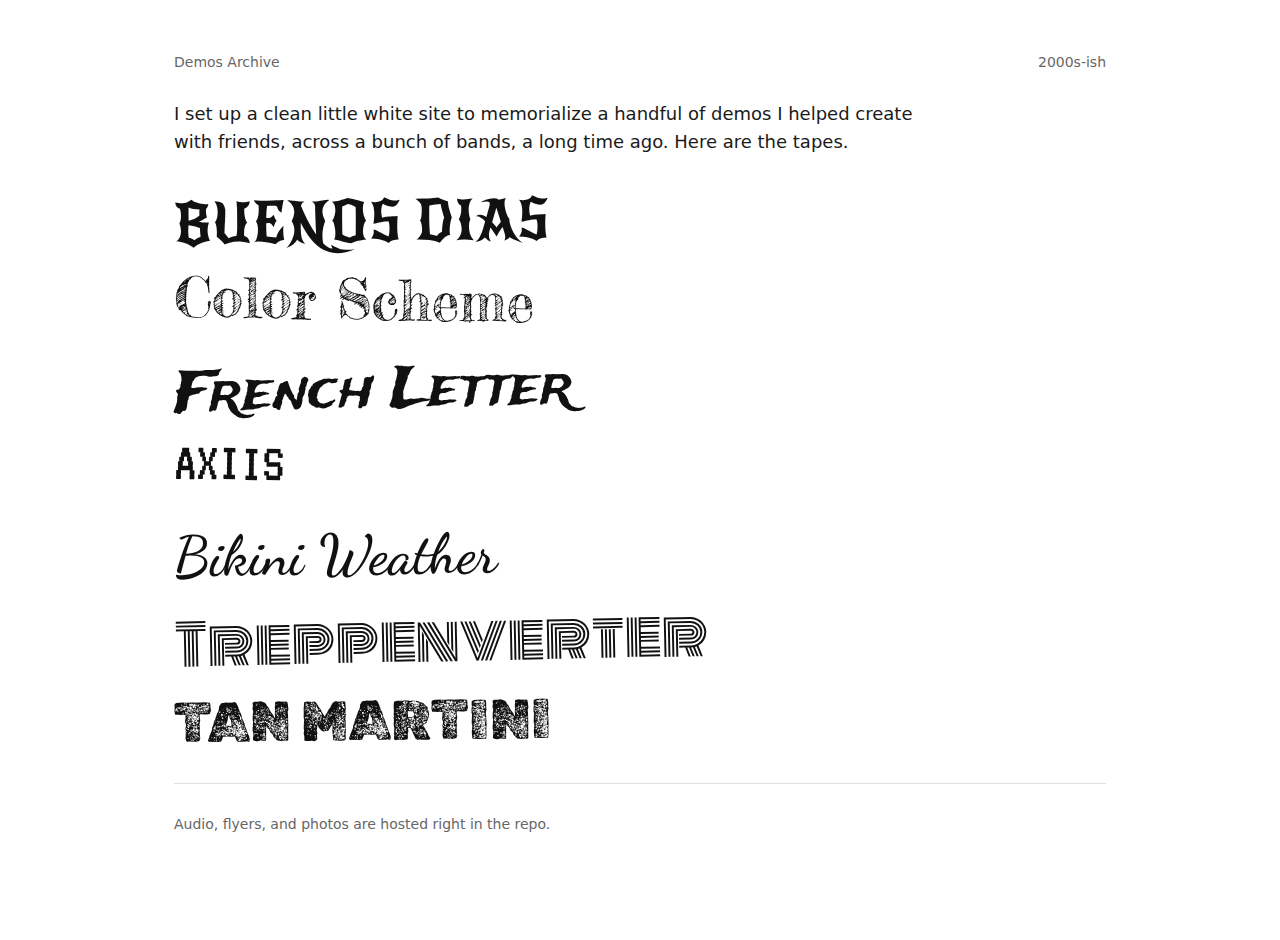
<file: index.html>
<!doctype html>
<html lang="en">
<head>
  <meta charset="utf-8" />
  <meta name="viewport" content="width=device-width, initial-scale=1" />
  <title>Demo Archive</title>

  <!-- Site CSS -->
  <link rel="stylesheet" href="style.css" />

  <!-- Google Fonts (band-name only) -->
  <link rel="preconnect" href="https://fonts.googleapis.com">
  <link rel="preconnect" href="https://fonts.gstatic.com" crossorigin>
  <link href="https://fonts.googleapis.com/css2?family=Dancing+Script:wght@400..700&family=Fredericka+the+Great&family=Monoton&family=New+Rocker&family=Rubik+Dirt&family=Trade+Winds&family=VT323&display=swap" rel="stylesheet">
</head>

<body>
  <div class="container">
    <div class="header">
      <div class="small">Demos Archive</div>
      <div class="small">2000s-ish</div>
    </div>

    <p class="intro">
      I set up a clean little white site to memorialize a handful of demos I helped create with friends,
      across a bunch of bands, a long time ago. Here are the tapes.
    </p>

    <div class="bandlist" aria-label="Bands">
      <a class="bandlink font-new-rocker" href="buenos-dias.html">BUENOS DIAS</a>
      <a class="bandlink font-fredericka" href="color-scheme.html">Color Scheme</a>
      <a class="bandlink font-trade-winds" href="french-letter.html">French Letter</a>
      <a class="bandlink font-vt323" href="axiis.html">AXIIS</a>
      <a class="bandlink font-dancing-script" href="bikini-weather.html">Bikini Weather</a>
      <a class="bandlink font-monoton" href="treppenverter.html">Treppenverter</a>
      <a class="bandlink font-rubik-dirt" href="tan-martini.html">TAN MARTINI</a>
    </div>

    <hr />

    <p class="small">
      Audio, flyers, and photos are hosted right in the repo.
    </p>
  </div>
</body>
</html>
</file>
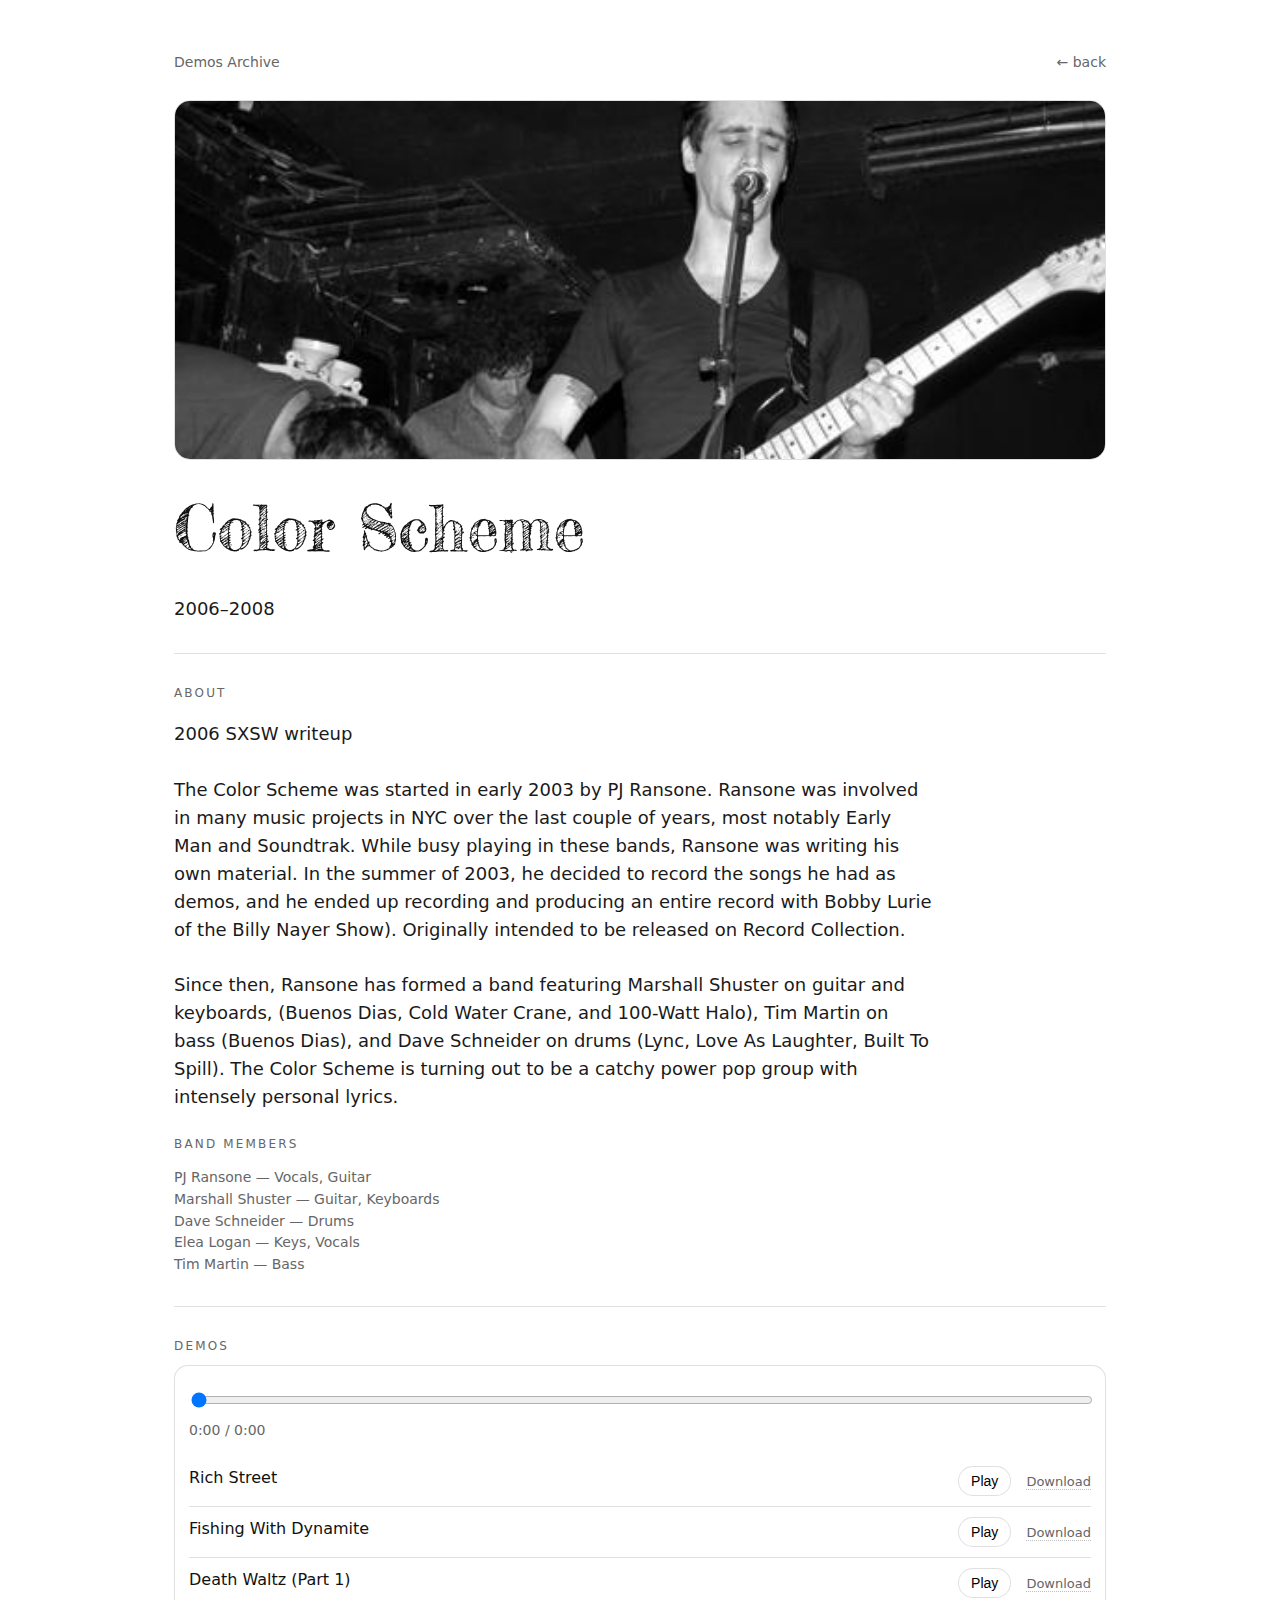
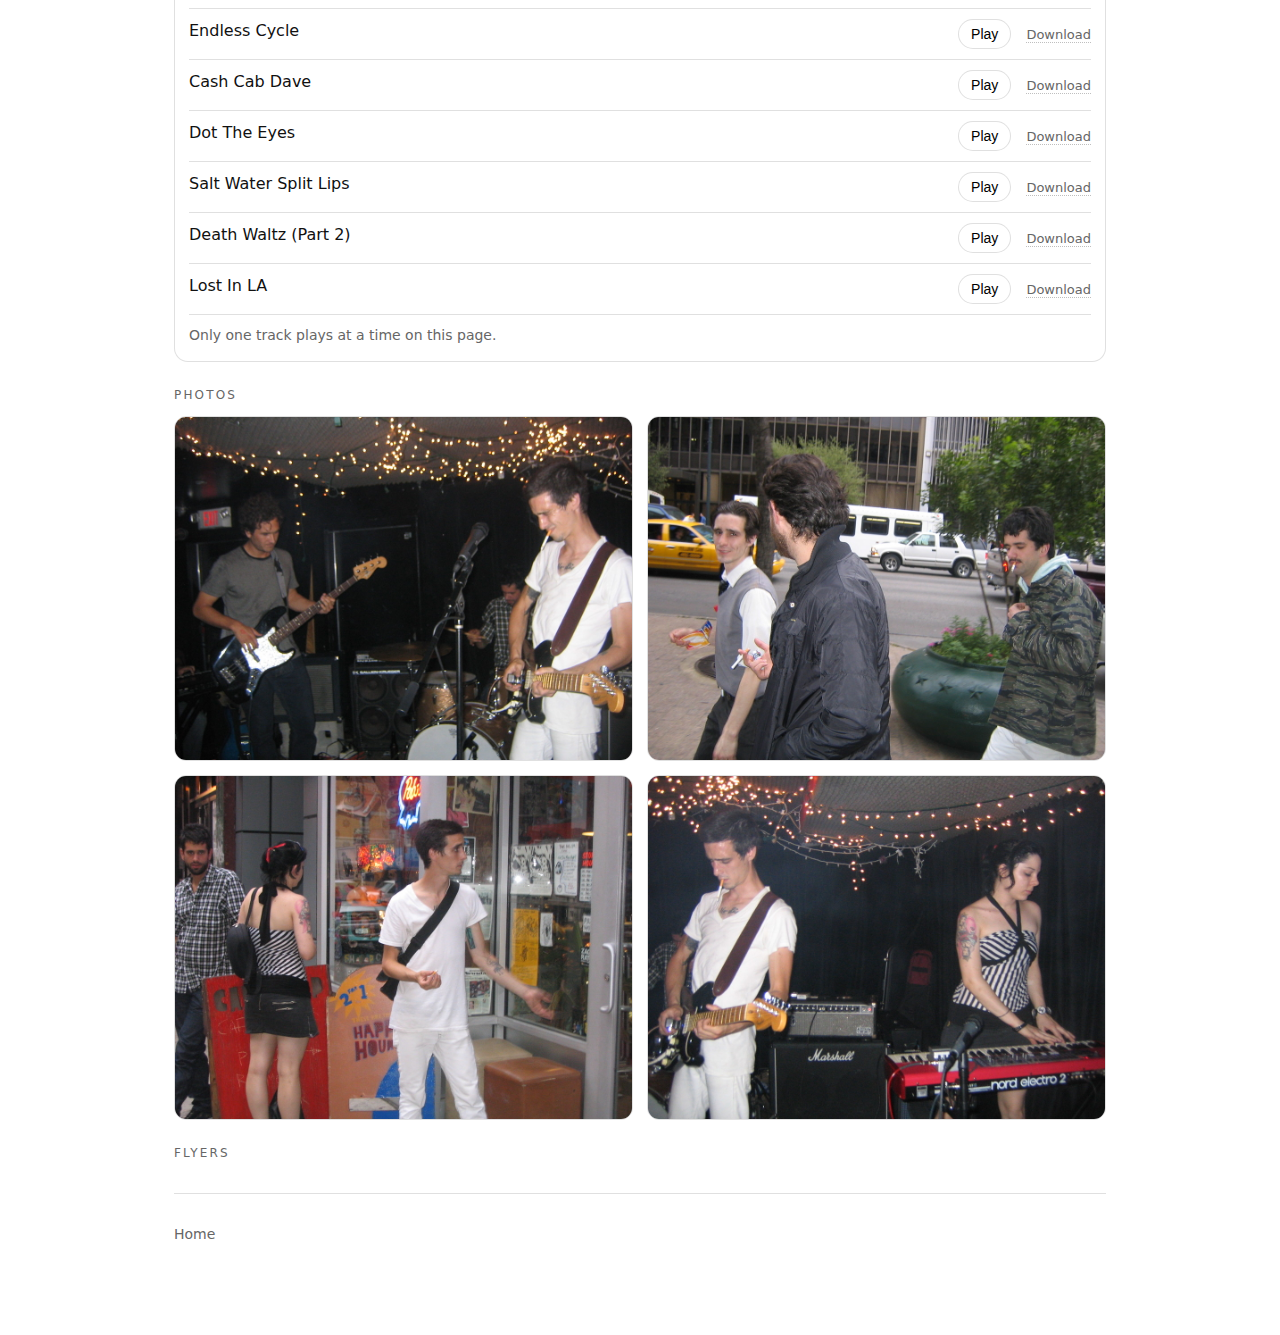
<file: color-scheme.html>
<!doctype html>
<html lang="en">
<head>
  <meta charset="utf-8" />
  <meta name="viewport" content="width=device-width, initial-scale=1" />
  <title>Color Scheme Demos (2006–2008)</title>

  <!-- Site CSS -->
  <link rel="stylesheet" href="style.css" />

  <!-- Google Fonts (band titles only) -->
  <link rel="preconnect" href="https://fonts.googleapis.com">
  <link rel="preconnect" href="https://fonts.gstatic.com" crossorigin>
  <link href="https://fonts.googleapis.com/css2?family=Dancing+Script:wght@400..700&family=Fredericka+the+Great&family=Monoton&family=New+Rocker&family=Rubik+Dirt&family=Trade+Winds&family=VT323&display=swap" rel="stylesheet">

  <!-- SEO -->
  <meta name="description" content="Color Scheme demo archive (2006–2008): 9 recordings with playback and downloads, plus photos and flyers. Includes vocals by James 'PJ' Ransone (James Ransone).">
  <meta name="robots" content="index,follow">
  <link rel="canonical" href="https://tanmartini.github.io/color-scheme.html" />

  <!-- Open Graph / social -->
  <meta property="og:title" content="Color Scheme Demos (2006–2008)">
  <meta property="og:description" content="A clean archive of Color Scheme demos (2006–2008) with audio playback + downloads, photos and flyers.">
  <meta property="og:type" content="website">
  <meta property="og:url" content="https://tanmartini.github.io/color-scheme.html">
  <meta property="og:image" content="https://tanmartini.github.io/assets/visuals/color-scheme/CS_Banner.jpg">

  <!-- Twitter card -->
  <meta name="twitter:card" content="summary_large_image">
  <meta name="twitter:title" content="Color Scheme Demos (2006–2008)">
  <meta name="twitter:description" content="A clean archive of Color Scheme demos (2006–2008) with audio playback + downloads, photos and flyers.">
  <meta name="twitter:image" content="https://tanmartini.github.io/assets/visuals/color-scheme/CS_Banner.jpg">

  <!-- Keywords (lightweight; harmless even if ignored by modern engines) -->
  <meta name="keywords" content="Color Scheme demos, Color Scheme band, James Ransone, PJ Ransone, James 'PJ' Ransone, power pop, NYC band demos, 2006, 2007, 2008, SXSW writeup">
</head>

<body>
  <div class="container">
    <div class="header">
      <div class="small">Demos Archive</div>
      <div class="small"><a href="index.html">← back</a></div>
    </div>

    <!-- Container-width banner image -->
    <div class="hero">
      <img
        src="assets/visuals/color-scheme/CS_Banner.jpg"
        alt="Color Scheme"
        style="object-position: top;"
      />
    </div>

    <h1 class="band-title font-fredericka">Color Scheme</h1>

    <p class="intro">
      2006–2008
    </p>

    <hr />

    <!-- About -->
    <div class="section-title">About</div>

    <p class="intro">
      2006 SXSW writeup<br /><br />
      The Color Scheme was started in early 2003 by PJ Ransone. Ransone was involved in many music projects in NYC over the last couple of years, most notably Early Man and Soundtrak. While busy playing in these bands, Ransone was writing his own material. In the summer of 2003, he decided to record the songs he had as demos, and he ended up recording and producing an entire record with Bobby Lurie of the Billy Nayer Show). Originally intended to be released on Record Collection.
      <br /><br />
      Since then, Ransone has formed a band featuring Marshall Shuster on guitar and keyboards, (Buenos Dias, Cold Water Crane, and 100-Watt Halo), Tim Martin on bass (Buenos Dias), and Dave Schneider on drums (Lync, Love As Laughter, Built To Spill). The Color Scheme is turning out to be a catchy power pop group with intensely personal lyrics.
    </p>

    <!-- Band Members -->
    <div class="section-title">Band Members</div>

    <p class="small">
      PJ Ransone — Vocals, Guitar<br />
      Marshall Shuster — Guitar, Keyboards<br />
      Dave Schneider — Drums<br />
      Elea Logan — Keys, Vocals<br />
      Tim Martin — Bass
    </p>

    <hr />

    <!-- Demos -->
    <div class="section-title">Demos</div>

    <div class="card">
      <div id="nowPlaying" class="nowplaying"></div>

      <div class="playerbar">
        <input id="seek" type="range" min="0" max="1000" value="0" aria-label="Seek" />
        <div class="small"><span id="tcur">0:00</span> / <span id="tdur">0:00</span></div>
      </div>

      <div class="track" data-track data-src="assets/mp3/color-scheme/Rich_Street.mp3">
        <div><div data-title>Rich Street</div></div>
        <div>
          <button data-action="toggle" type="button">Play</button>
          <a class="download" href="assets/mp3/color-scheme/Rich_Street.mp3" download>Download</a>
        </div>
      </div>

      <div class="track" data-track data-src="assets/mp3/color-scheme/Fishing_With_Dynamite.mp3">
        <div><div data-title>Fishing With Dynamite</div></div>
        <div>
          <button data-action="toggle" type="button">Play</button>
          <a class="download" href="assets/mp3/color-scheme/Fishing_With_Dynamite.mp3" download>Download</a>
        </div>
      </div>

      <div class="track" data-track data-src="assets/mp3/color-scheme/Death_Waltz_Part1.mp3">
        <div><div data-title>Death Waltz (Part 1)</div></div>
        <div>
          <button data-action="toggle" type="button">Play</button>
          <a class="download" href="assets/mp3/color-scheme/Death_Waltz_Part1.mp3" download>Download</a>
        </div>
      </div>

      <div class="track" data-track data-src="assets/mp3/color-scheme/Endless_Cycle.mp3">
        <div><div data-title>Endless Cycle</div></div>
        <div>
          <button data-action="toggle" type="button">Play</button>
          <a class="download" href="assets/mp3/color-scheme/Endless_Cycle.mp3" download>Download</a>
        </div>
      </div>

      <div class="track" data-track data-src="assets/mp3/color-scheme/Cash_Cab_Dave.mp3">
        <div><div data-title>Cash Cab Dave</div></div>
        <div>
          <button data-action="toggle" type="button">Play</button>
          <a class="download" href="assets/mp3/color-scheme/Cash_Cab_Dave.mp3" download>Download</a>
        </div>
      </div>

      <div class="track" data-track data-src="assets/mp3/color-scheme/Dot_The_Eyes_MIX2.mp3">
        <div><div data-title>Dot The Eyes</div></div>
        <div>
          <button data-action="toggle" type="button">Play</button>
          <a class="download" href="assets/mp3/color-scheme/Dot_The_Eyes_MIX2.mp3" download>Download</a>
        </div>
      </div>

      <div class="track" data-track data-src="assets/mp3/color-scheme/Salt_Water_Split_Lips.mp3">
        <div><div data-title>Salt Water Split Lips</div></div>
        <div>
          <button data-action="toggle" type="button">Play</button>
          <a class="download" href="assets/mp3/color-scheme/Salt_Water_Split_Lips.mp3" download>Download</a>
        </div>
      </div>

      <div class="track" data-track data-src="assets/mp3/color-scheme/Death_Waltz_Part2.mp3">
        <div><div data-title>Death Waltz (Part 2)</div></div>
        <div>
          <button data-action="toggle" type="button">Play</button>
          <a class="download" href="assets/mp3/color-scheme/Death_Waltz_Part2.mp3" download>Download</a>
        </div>
      </div>

      <div class="track" data-track data-src="assets/mp3/color-scheme/Lost_In_LA.mp3">
        <div><div data-title>Lost In LA</div></div>
        <div>
          <button data-action="toggle" type="button">Play</button>
          <a class="download" href="assets/mp3/color-scheme/Lost_In_LA.mp3" download>Download</a>
        </div>
      </div>

      <div class="small" style="margin-top:10px;">
        Only one track plays at a time on this page.
      </div>
    </div>

    <!-- Photos -->
    <div class="section-title">Photos</div>

    <div class="visuals-grid">
      <img src="assets/visuals/color-scheme/CS_pic2.jpg" alt="Color Scheme photo 1" />
      <img src="assets/visuals/color-scheme/CS_pic3.jpg" alt="Color Scheme photo 2" />
      <img src="assets/visuals/color-scheme/CS_pic4.jpg" alt="Color Scheme photo 3" />
      <img src="assets/visuals/color-scheme/CS_pic5.jpg" alt="Color Scheme photo 4" />
    </div>

    <!-- Flyers (placeholders; keep or delete later) -->
    <div class="section-title visuals-section">Flyers</div>

  <!-- <div class="visuals-grid">
      <img src="assets/visuals/color-scheme/flyer-01.jpg" alt="Color Scheme flyer 1" />
      <img src="assets/visuals/color-scheme/flyer-02.jpg" alt="Color Scheme flyer 2" />
    </div> -->

    <hr />

    <div class="small">
      <a href="index.html">Home</a>
    </div>
  </div>

  <script src="player.js"></script>

  <!-- Hidden searchable text (not displayed) -->
  <div style="display:none;">
    Color Scheme demos 2006 2007 2008. James Ransone PJ Ransone. SXSW. NYC. Power pop. Tim Martin bass.
  </div>
</body>
</html>
</file>
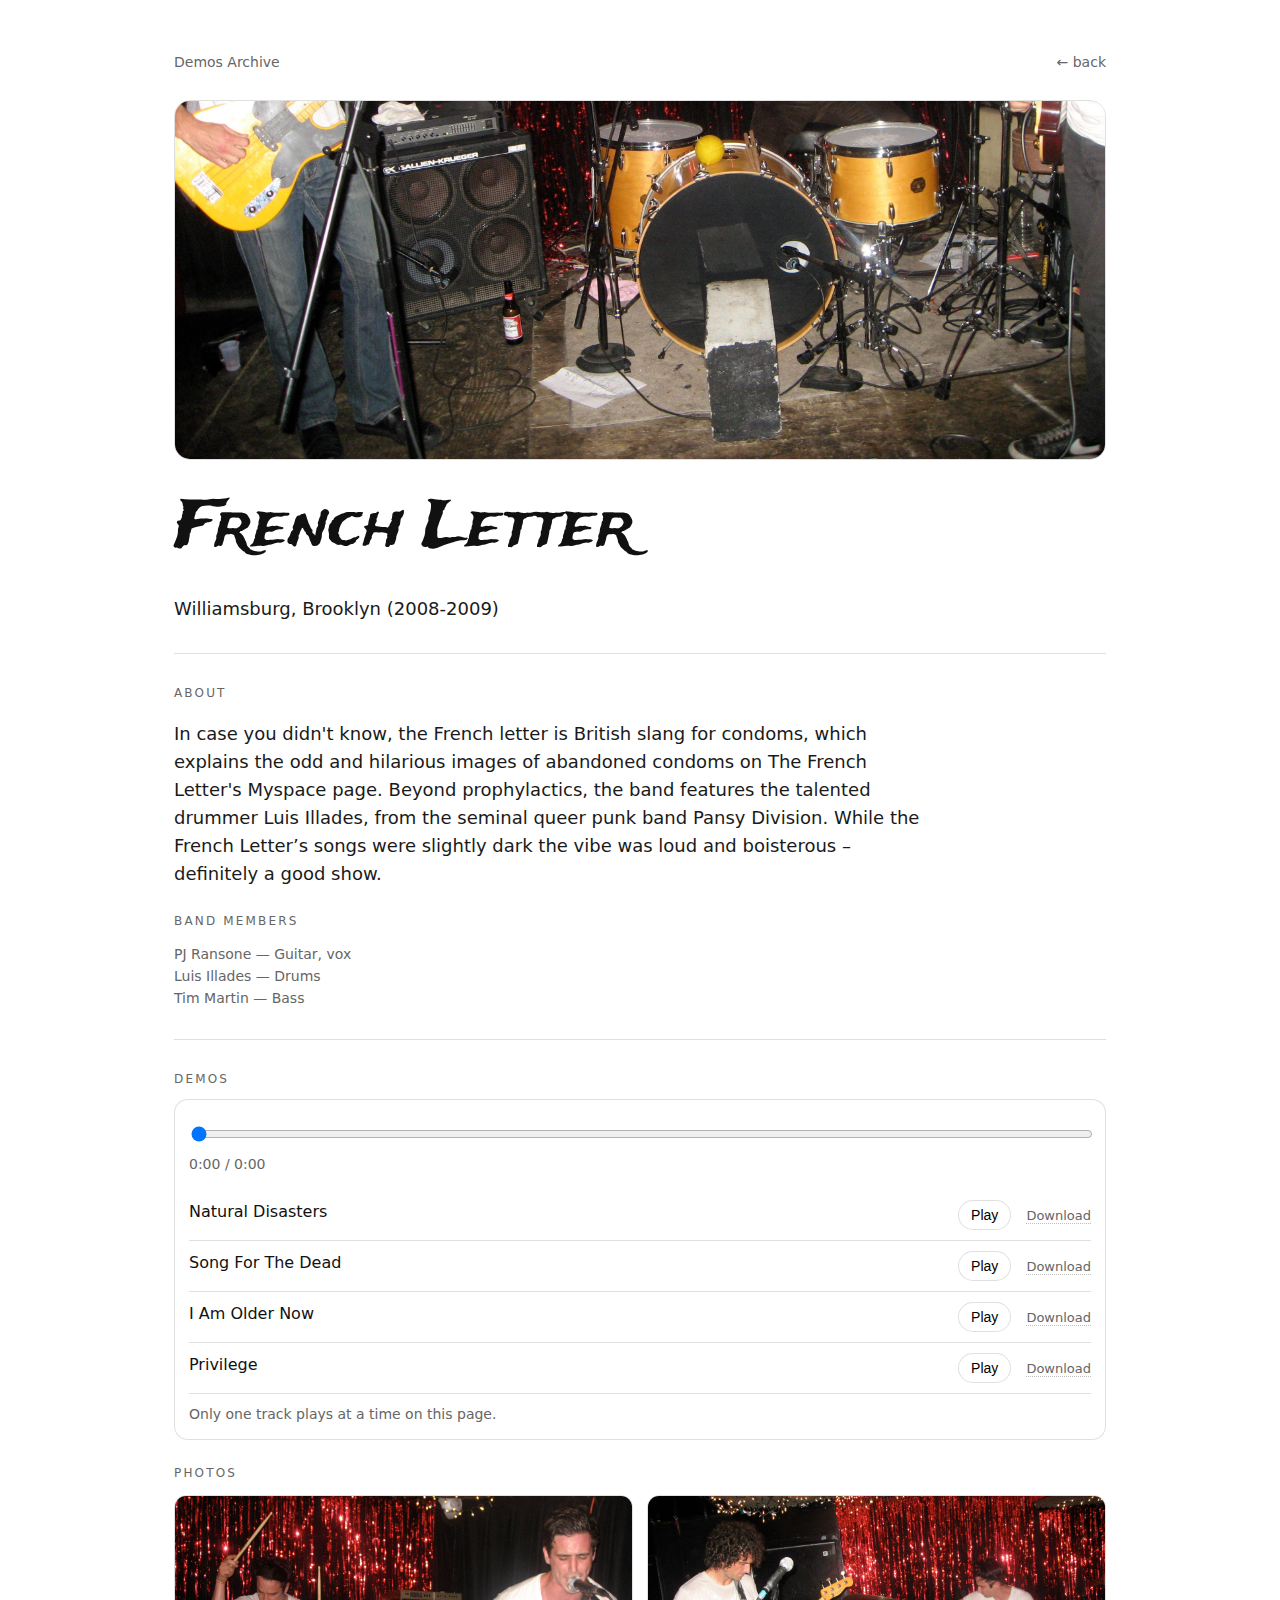
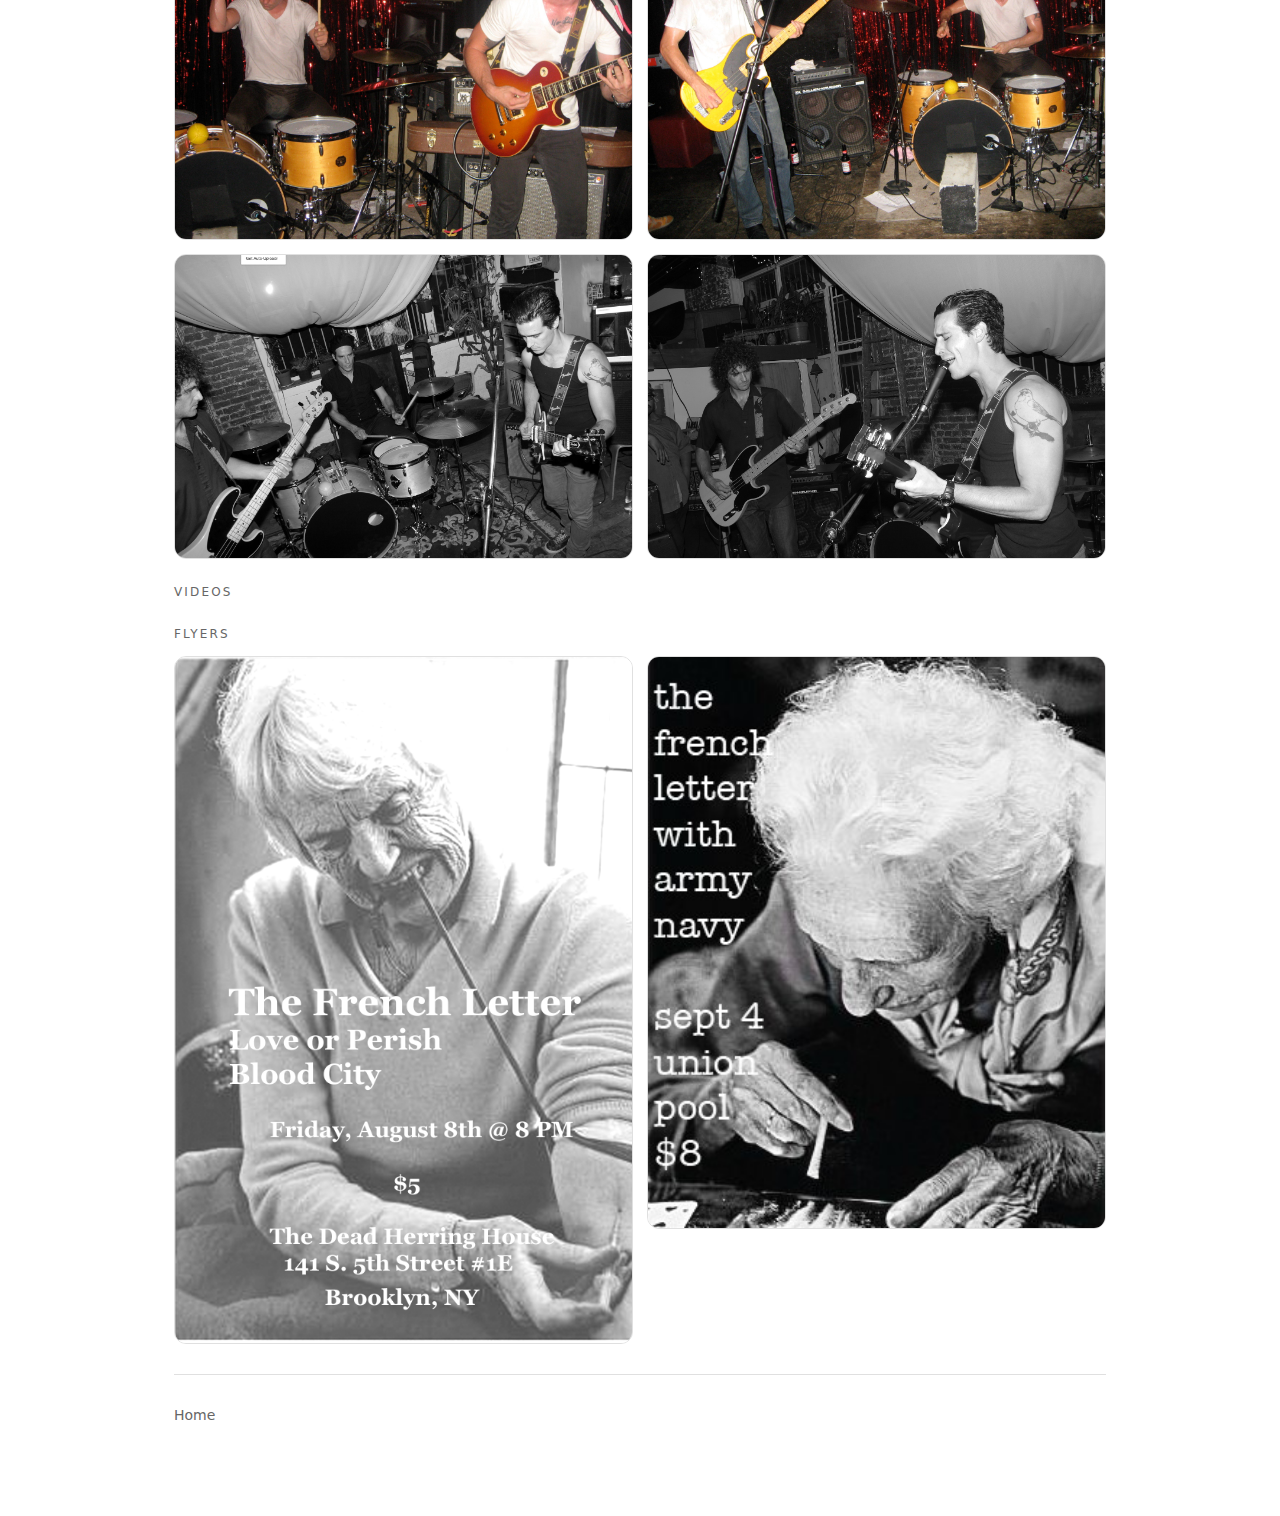
<file: french-letter.html>
<!doctype html>
<html lang="en">
<head>
  <meta charset="utf-8" />
  <meta name="viewport" content="width=device-width, initial-scale=1" />
  <title>French Letter — Demos</title>

  <!-- Site CSS -->
  <link rel="stylesheet" href="style.css" />

  <!-- Google Fonts (used for band titles only) -->
  <link rel="preconnect" href="https://fonts.googleapis.com">
  <link rel="preconnect" href="https://fonts.gstatic.com" crossorigin>
  <link href="https://fonts.googleapis.com/css2?family=Dancing+Script:wght@400..700&family=Fredericka+the+Great&family=Monoton&family=New+Rocker&family=Rubik+Dirt&family=Trade+Winds&family=VT323&display=swap" rel="stylesheet">
</head>

<body>
  <div class="container">
    <div class="header">
      <div class="small">Demos Archive</div>
      <div class="small"><a href="index.html">← back</a></div>
    </div>

    <!-- Container-width banner image -->
    <div class="hero">
  <img
    src="assets/visuals/french-letter/banner.jpg"
    alt="French Letter"
    style="object-position: bottom;"
  />
</div>

    <h1 class="band-title font-trade-winds">French Letter</h1>

    <p class="intro">
      Williamsburg, Brooklyn (2008-2009)
    </p>

    <hr />

    <!-- About -->
    <div class="section-title">About</div>

    <p class="intro">
      In case you didn't know, the French letter is British slang for condoms, which explains the odd and hilarious
      images of abandoned condoms on The French Letter's Myspace page. Beyond prophylactics, the band features the
      talented drummer Luis Illades, from the seminal queer punk band Pansy Division. While the French Letter’s songs
      were slightly dark the vibe was loud and boisterous – definitely a good show.
    </p>

    <!-- Band Members -->
    <div class="section-title">Band Members</div>

    <p class="small">
      PJ Ransone — Guitar, vox<br />
      Luis Illades — Drums<br />
      Tim Martin — Bass
    </p>

    <hr />

    <!-- Demos -->
    <div class="section-title">Demos</div>

    <div class="card">
      <div id="nowPlaying" class="nowplaying"></div>

      <div class="playerbar">
        <input
          id="seek"
          type="range"
          min="0"
          max="1000"
          value="0"
          aria-label="Seek"
        />
        <div class="small">
          <span id="tcur">0:00</span> /
          <span id="tdur">0:00</span>
        </div>
      </div>

      <div class="track" data-track data-src="assets/mp3/french-letter/Natural_Disasters.mp3">
        <div>
          <div data-title>Natural Disasters</div>
        </div>
        <div>
          <button data-action="toggle" type="button">Play</button>
          <a class="download" href="assets/mp3/french-letter/Natural_Disasters.mp3" download>Download</a>
        </div>
      </div>

      <div class="track" data-track data-src="assets/mp3/french-letter/Song_For_The_Dead.mp3">
        <div>
          <div data-title>Song For The Dead</div>
        </div>
        <div>
          <button data-action="toggle" type="button">Play</button>
          <a class="download" href="assets/mp3/french-letter/Song_For_The_Dead.mp3" download>Download</a>
        </div>
      </div>

      <div class="track" data-track data-src="assets/mp3/french-letter/I_Am_Older_Now.mp3">
        <div>
          <div data-title>I Am Older Now</div>
        </div>
        <div>
          <button data-action="toggle" type="button">Play</button>
          <a class="download" href="assets/mp3/french-letter/I_Am_Older_Now.mp3" download>Download</a>
        </div>
      </div>

      <div class="track" data-track data-src="assets/mp3/french-letter/Privilege.mp3">
        <div>
          <div data-title>Privilege</div>
        </div>
        <div>
          <button data-action="toggle" type="button">Play</button>
          <a class="download" href="assets/mp3/french-letter/Privilege.mp3" download>Download</a>
        </div>
      </div>

      <div class="small" style="margin-top:10px;">
        Only one track plays at a time on this page.
      </div>
    </div>

    <!-- Photos -->
    <div class="section-title">Photos</div>

    <div class="visuals-grid">
      <img src="assets/visuals/french-letter/photo-01.jpeg" alt="French Letter photo 1" />
      <img src="assets/visuals/french-letter/photo-02.jpeg" alt="French Letter photo 2" />
      <img src="assets/visuals/french-letter/photo-03.png" alt="French Letter photo 3" />
      <img src="assets/visuals/french-letter/photo-04.png" alt="French Letter photo 4" />
    </div>

    <!-- Videos (placeholder thumbnails) -->
    <div class="section-title visuals-section">Videos</div>

    <!--<div class="visuals-grid">
      <img src="assets/visuals/french-letter/video-01.jpg" alt="French Letter video 1" />
      <img src="assets/visuals/french-letter/video-02.jpg" alt="French Letter video 2" />
      <img src="assets/visuals/french-letter/video-03.jpg" alt="French Letter video 3" />
      <img src="assets/visuals/french-letter/video-04.jpg" alt="French Letter video 4" />
    </div>-->

    <!-- Flyers -->
    <div class="section-title visuals-section">Flyers</div>

    <div class="visuals-grid">
      <img src="assets/visuals/french-letter/flyer-01.jpg" alt="French Letter flyer 1" />
      <img src="assets/visuals/french-letter/flyer-02.jpg" alt="French Letter flyer 2" />
    </div>

    <hr />

    <div class="small">
      <a href="index.html">Home</a>
    </div>
  </div>

  <script src="player.js"></script>
</body>
</html>
</file>
<file: style.css>
:root{
  --bg:#fff;
  --text:#111;
  --muted:#666;
  --hair: rgba(0,0,0,.12);
  --max: 980px;
}

*{box-sizing:border-box}
html,body{height:100%}
body{
  margin:0;
  background:var(--bg);
  color:var(--text);
  font-family: ui-sans-serif, system-ui, -apple-system, Segoe UI, Roboto, Helvetica, Arial;
  line-height:1.55;
}

.container{
  max-width:var(--max);
  margin:0 auto;
  padding:52px 24px 90px;
}

a{color:inherit;text-decoration:none}
a:hover{text-decoration:underline}

.header{
  display:flex;
  justify-content:space-between;
  align-items:baseline;
  gap:16px;
  margin-bottom:26px;
}

.small{font-size:14px;color:var(--muted)}

.intro{
  max-width:760px;
  font-size:18px;
  color:#1a1a1a;
}

.bandlist{margin-top:30px; display:grid; gap:14px}

/* “crazy font” without external dependencies (you can swap later) */
.bandlink{
  display:inline-block;
  font-size: clamp(30px, 4.4vw, 56px);
  line-height:1.02;
  padding:6px 0;
  font-family: "Brush Script MT","Chalkduster","Marker Felt","Papyrus","Comic Sans MS",cursive;
  transform: rotate(-0.6deg);
}
.bandlink:nth-child(2n){transform: rotate(0.9deg)}
.bandlink:nth-child(3n){transform: rotate(-1.2deg)}

hr{border:0;border-top:1px solid var(--hair); margin:30px 0}

.band-title{
  font-size: clamp(36px, 5vw, 66px);
  font-family: "Brush Script MT","Chalkduster","Marker Felt","Papyrus","Comic Sans MS",cursive;
  margin:4px 0 10px;
}

.section-title{
  margin:24px 0 10px;
  font-size:12px;
  text-transform:uppercase;
  letter-spacing:.18em;
  color:var(--muted);
}

.card{
  border:1px solid var(--hair);
  border-radius:14px;
  padding:14px;
  background:#fff;
}

.track{
  display:grid;
  grid-template-columns: 1fr auto;
  gap:10px;
  padding:10px 0;
  border-bottom:1px solid var(--hair);
}
.track:last-child{border-bottom:0}

.track button{
  border:1px solid var(--hair);
  background:#fff;
  border-radius:999px;
  padding:6px 12px;
  cursor:pointer;
  font-size:14px;
}
.track button:hover{border-color: rgba(0,0,0,.25)}

.download{
  font-size:13px;
  color:var(--muted);
  margin-left:10px;
  border-bottom:1px dotted rgba(0,0,0,.25);
}

.nowplaying{font-size:14px;color:var(--muted)}

.playerbar { display:grid; gap:10px; margin:10px 0 14px; }
#seek { width:100%; }


/* Band-name fonts (Google Fonts) */
.font-fredericka { font-family: "Fredericka the Great", serif; font-weight: 400; font-style: normal; }
.font-monoton { font-family: "Monoton", sans-serif; font-weight: 400; font-style: normal; }
.font-new-rocker { font-family: "New Rocker", system-ui; font-weight: 400; font-style: normal; }
.font-vt323 { font-family: "VT323", monospace; font-weight: 400; font-style: normal; }
.font-rubik-dirt { font-family: "Rubik Dirt", system-ui; font-weight: 400; font-style: normal; }
.font-trade-winds { font-family: "Trade Winds", system-ui; font-weight: 400; font-style: normal; }

/* Dancing Script: pick a single weight to keep it consistent */
.font-dancing-script { font-family: "Dancing Script", cursive; font-optical-sizing: auto; font-weight: 600; font-style: normal; }

/* Visuals grid */
.visuals-grid {
  display: grid;
  grid-template-columns: repeat(2, 1fr);
  gap: 14px;
  margin-top: 12px;
}

.visuals-grid img {
  width: 100%;
  height: auto;
  display: block;
  border-radius: 12px;
  border: 1px solid var(--hair);
}

/* Slight separation between photos and flyers */
.visuals-section {
  margin-top: 24px;
}

/* Band-page banner (container width, responsive) */
.hero {
  margin: 14px 0 18px;
}

.hero img {
  width: 100%;
  height: clamp(180px, 32vw, 360px);
  object-fit: cover;
  display: block;
  border-radius: 16px;
  border: 1px solid var(--hair);
}
</file>
